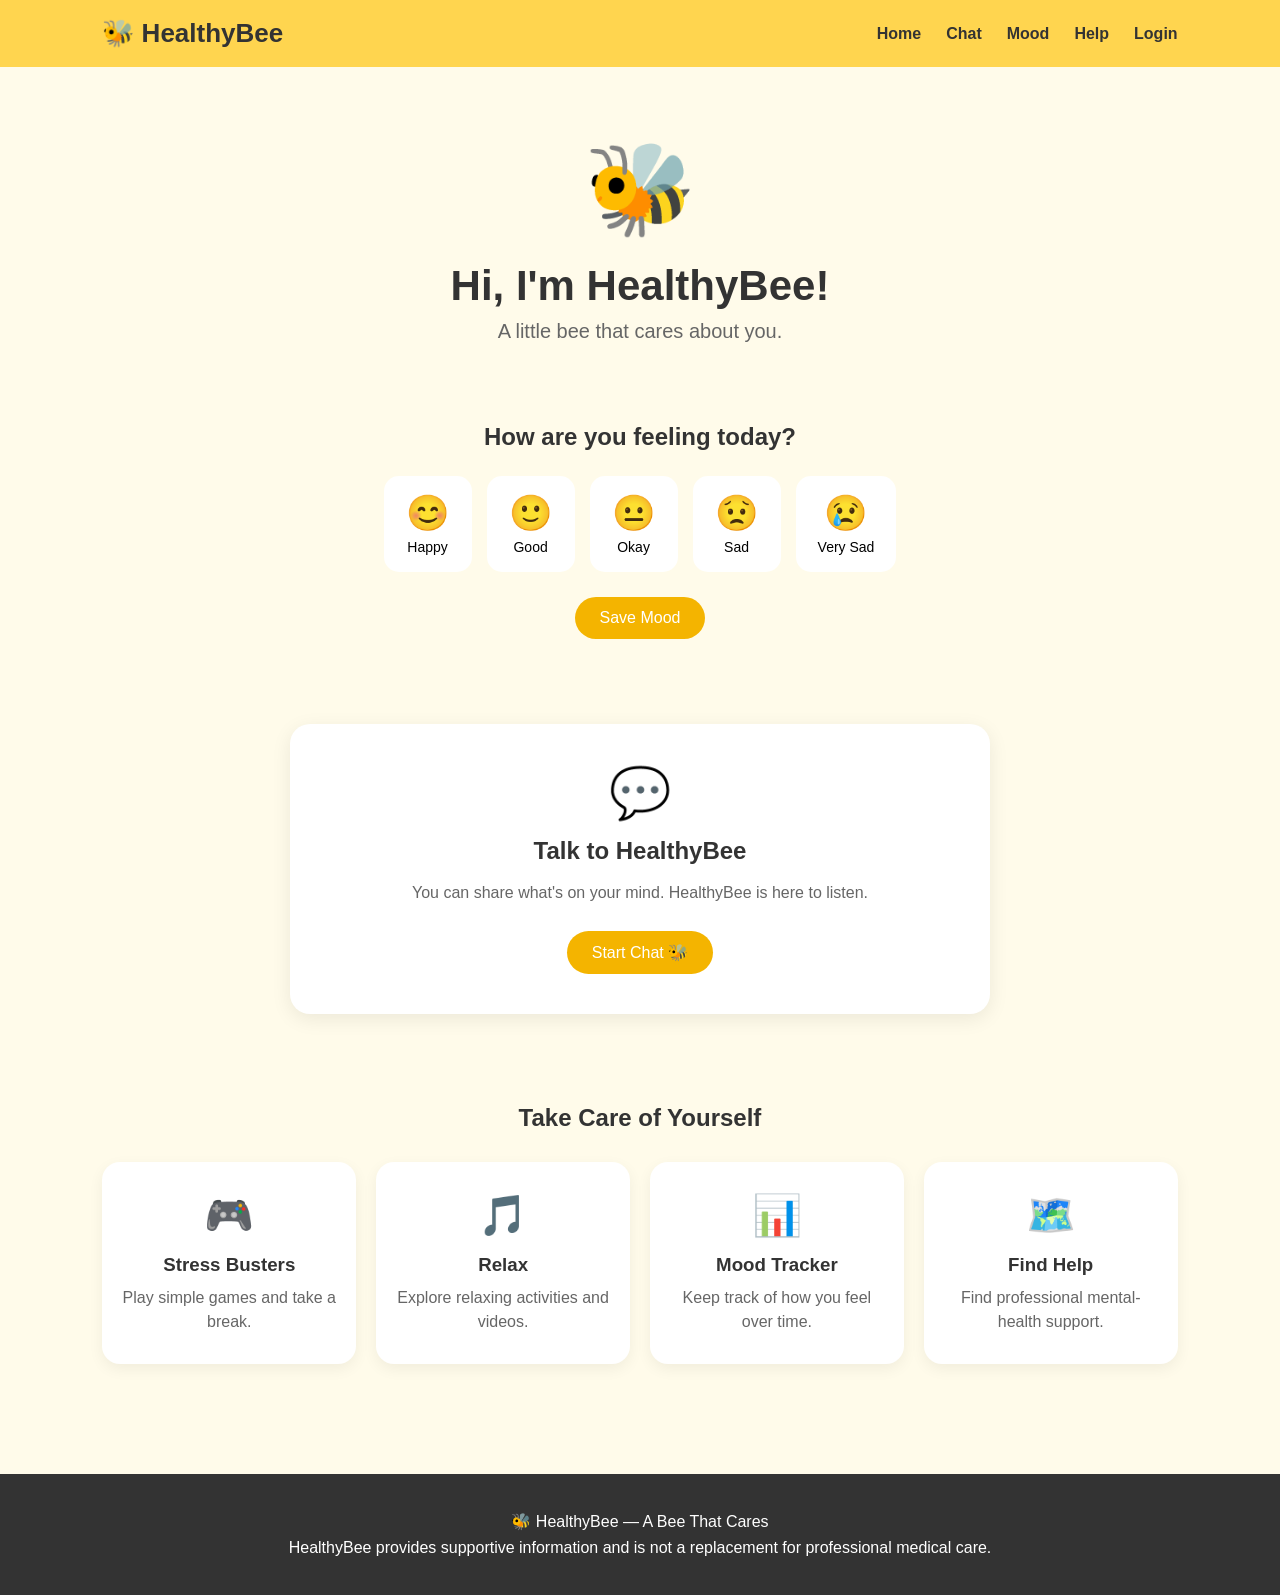
<file: index.html>
<!DOCTYPE html>
<html lang="en">

<head>
    <meta charset="UTF-8">

    <meta name="viewport" content="width=device-width, initial-scale=1.0">

    <title>HealthyBee - A Bee That Cares</title>

    <link rel="stylesheet" href="style.css">
</head>

<body>

    <!-- Navigation Bar -->

    <nav class="navbar">

        <div class="logo">
            🐝 HealthyBee
        </div>

        <div class="nav-links">
            <a href="#">Home</a>
            <a href="#">Chat</a>
            <a href="#">Mood</a>
            <a href="#">Help</a>
            <a href="#">Login</a>
        </div>

    </nav>


    <!-- Main Hero Section -->

    <main>

        <section class="hero">

            <div class="bee">
                🐝
            </div>

            <h1>Hi, I'm HealthyBee!</h1>

            <p class="tagline">
                A little bee that cares about you.
            </p>

        </section>


        <!-- Mood Section -->

        <section class="mood-section">

            <h2>How are you feeling today?</h2>

            <div class="mood-options">

                <button class="mood-button" data-mood="Happy">
                    😊
                    <span>Happy</span>
                </button>

                <button class="mood-button" data-mood="Good">
                    🙂
                    <span>Good</span>
                </button>

                <button class="mood-button" data-mood="Okay">
                    😐
                    <span>Okay</span>
                </button>

                <button class="mood-button" data-mood="Sad">
                    😟
                    <span>Sad</span>
                </button>

                <button class="mood-button" data-mood="Very Sad">
                    😢
                    <span>Very Sad</span>
                </button>

            </div>

            <button id="saveMoodButton">
                Save Mood
            </button>

            <p id="moodMessage"></p>

        </section>


        <!-- Chat Section -->

        <section class="chat-card">

            <div class="card-icon">
                💬
            </div>

            <h2>Talk to HealthyBee</h2>

            <p>
                You can share what's on your mind.
                HealthyBee is here to listen.
            </p>

            <button id="chatButton">
                Start Chat 🐝
            </button>

        </section>


        <!-- Feature Section -->

        <section class="features">

            <h2>Take Care of Yourself</h2>

            <div class="feature-container">

                <div class="feature-card">
                    <div>🎮</div>
                    <h3>Stress Busters</h3>
                    <p>Play simple games and take a break.</p>
                </div>

                <div class="feature-card">
                    <div>🎵</div>
                    <h3>Relax</h3>
                    <p>Explore relaxing activities and videos.</p>
                </div>

                <div class="feature-card">
                    <div>📊</div>
                    <h3>Mood Tracker</h3>
                    <p>Keep track of how you feel over time.</p>
                </div>

                <div class="feature-card">
                    <div>🗺️</div>
                    <h3>Find Help</h3>
                    <p>Find professional mental-health support.</p>
                </div>

            </div>

        </section>

    </main>


    <!-- Footer -->

    <footer>

        <p>
            🐝 HealthyBee — A Bee That Cares
        </p>

        <p>
            HealthyBee provides supportive information and is not a replacement for professional medical care.
        </p>

    </footer>


    <script src="script.js"></script>

</body>

</html>
</file>
<file: style.css>
* {
    box-sizing: border-box;
    margin: 0;
    padding: 0;
}

body {
    font-family: Arial, sans-serif;
    background-color: #fffbea;
    color: #333;
}


/* Navigation */

.navbar {
    display: flex;
    justify-content: space-between;
    align-items: center;

    padding: 18px 8%;

    background-color: #ffd54f;
}

.logo {
    font-size: 26px;
    font-weight: bold;
}

.nav-links {
    display: flex;
    gap: 25px;
}

.nav-links a {
    text-decoration: none;
    color: #333;
    font-weight: bold;
}


/* Hero */

.hero {
    text-align: center;
    padding: 70px 20px 40px;
}

.bee {
    font-size: 90px;
}

.hero h1 {
    font-size: 42px;
    margin-top: 20px;
}

.tagline {
    font-size: 20px;
    margin-top: 10px;
    color: #666;
}


/* Mood */

.mood-section {
    text-align: center;
    padding: 40px 20px;
}

.mood-section h2 {
    margin-bottom: 25px;
}

.mood-options {
    display: flex;
    justify-content: center;
    gap: 15px;
    flex-wrap: wrap;
}

.mood-button {
    border: 2px solid transparent;
    background-color: white;

    border-radius: 15px;

    padding: 15px 20px;

    cursor: pointer;

    font-size: 35px;

    transition: 0.2s;
}

.mood-button span {
    display: block;
    font-size: 14px;
    margin-top: 5px;
}

.mood-button:hover {
    transform: translateY(-4px);
}

.mood-button.selected {
    border-color: #f0b400;
}

#saveMoodButton,
#chatButton {
    margin-top: 25px;

    padding: 12px 25px;

    border: none;

    border-radius: 25px;

    background-color: #f4b400;

    color: white;

    font-size: 16px;

    cursor: pointer;
}

#moodMessage {
    margin-top: 15px;
    font-weight: bold;
}


/* Chat Card */

.chat-card {
    max-width: 700px;

    margin: 30px auto;

    padding: 40px;

    text-align: center;

    background-color: white;

    border-radius: 20px;

    box-shadow: 0 5px 20px rgba(0, 0, 0, 0.08);
}

.card-icon {
    font-size: 50px;
}

.chat-card h2 {
    margin: 15px 0;
}

.chat-card p {
    color: #666;
    line-height: 1.6;
}


/* Features */

.features {
    padding: 60px 8%;

    text-align: center;
}

.features h2 {
    margin-bottom: 30px;
}

.feature-container {
    display: grid;

    grid-template-columns: repeat(4, 1fr);

    gap: 20px;
}

.feature-card {
    background-color: white;

    padding: 30px 20px;

    border-radius: 18px;

    box-shadow: 0 5px 15px rgba(0, 0, 0, 0.06);
}

.feature-card div {
    font-size: 40px;
}

.feature-card h3 {
    margin: 15px 0 10px;
}

.feature-card p {
    color: #666;
    line-height: 1.5;
}


/* Footer */

footer {
    margin-top: 50px;

    padding: 30px;

    text-align: center;

    background-color: #333;

    color: white;
}

footer p {
    margin: 8px;
}


/* Mobile */

@media (max-width: 800px) {

    .navbar {
        flex-direction: column;
        gap: 15px;
    }

    .feature-container {
        grid-template-columns: 1fr;
    }

    .hero h1 {
        font-size: 32px;
    }

}
</file>
